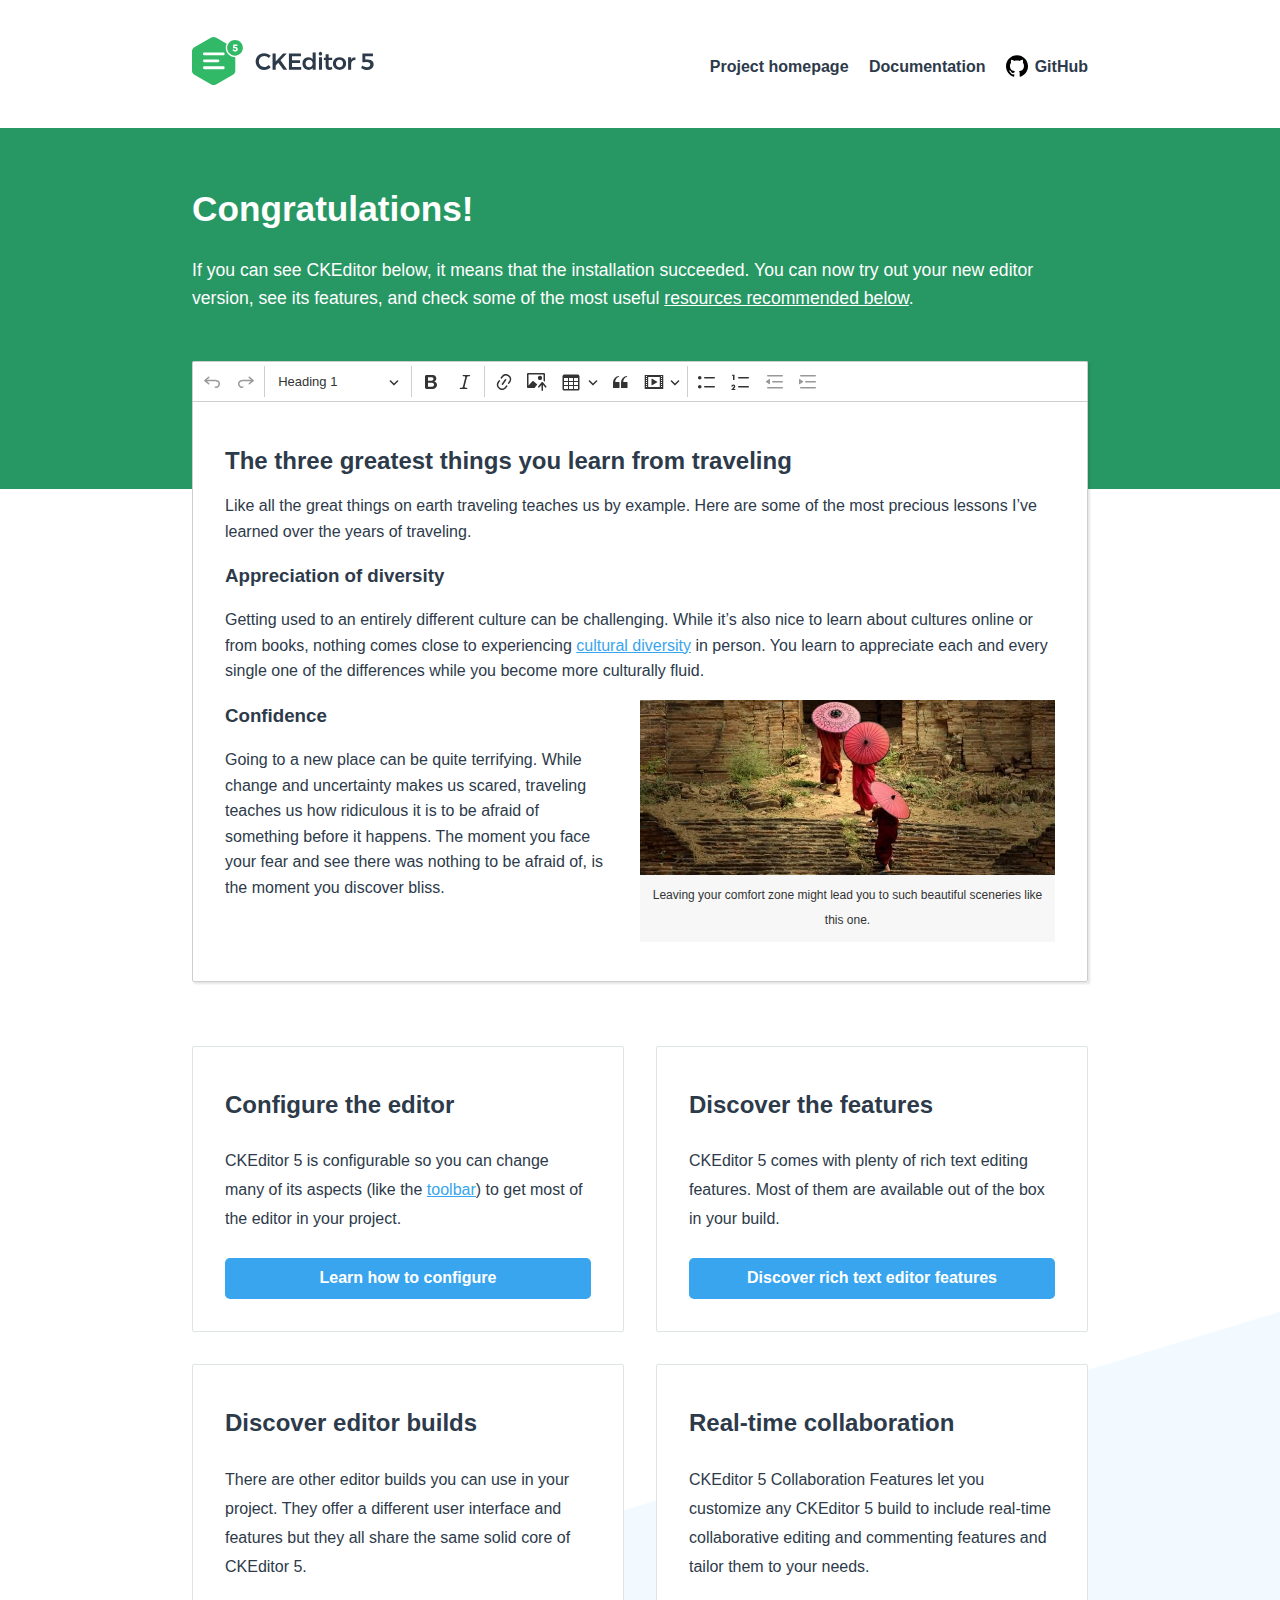
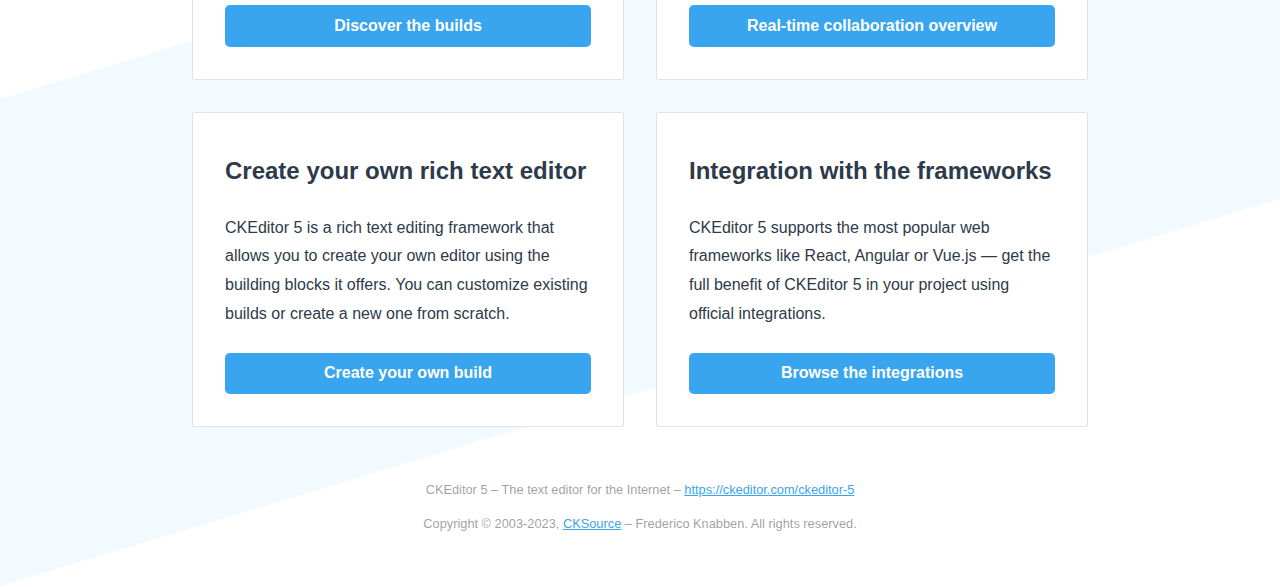
<file: src/main/resources/static/common/js/ckeditor5/index.html>
<!DOCTYPE html>
<!--
Copyright (c) 2003-2023, CKSource Holding sp. z o.o. All rights reserved.
For licensing, see LICENSE.md or https://ckeditor.com/legal/ckeditor-oss-license
-->
<html lang="en">
<head>
	<meta charset="utf-8">
	<meta name="viewport" content="width=device-width, initial-scale=1.0, maximum-scale=1.0" />
	<link type="text/css" href="sample/css/sample.css" rel="stylesheet" media="screen" />
	<title>CKEditor 5 – classic editor build sample</title>
</head>
<body>

<header>
	<div class="centered">
		<h1><a href="https://ckeditor.com/ckeditor-5"><img src="sample/img/logo.svg" alt="WYSIWYG editor - CKEditor 5" /></a></h1>

		<input type="checkbox" id="menu-toggle" />
		<label for="menu-toggle"></label>
		  
		<nav>
			<ul>
				<li><a href="https://ckeditor.com/ckeditor-5">Project homepage</a></li>
				<li><a href="https://ckeditor.com/docs/">Documentation</a></li>
				<li><a href="https://github.com/ckeditor/ckeditor5">GitHub</a></li>
			</ul>
		</nav>
	</div>
</header>

<main>
	<div class="message">
		<div class="centered">
			<h1>Congratulations!</h1>

			<p>If you can see CKEditor below, it means that the installation succeeded. You can now try out your new editor version, see its features,
			and check some of the most useful <a href="#references">resources recommended below</a>.</p>
		</div>
	</div>
	<div class="centered">
		<div id="editor">
			<h2>The three greatest things you learn from traveling</h2>

			<p>Like all the great things on earth traveling teaches us by example. Here are some of the most precious lessons I’ve learned over the years of traveling.</p>

			<h3>Appreciation of diversity</h3>

			<p>Getting used to an entirely different culture can be challenging. While it’s also nice to learn about cultures online or from books, nothing comes close to experiencing <a href="https://en.wikipedia.org/wiki/Cultural_diversity">cultural diversity</a> in person. You learn to appreciate each and every single one of the differences while you become more culturally fluid.</p>

			<figure class="image image-style-side"><img src="sample/img/umbrellas.jpg" alt="Three Monks walking on ancient temple.">
				<figcaption>Leaving your comfort zone might lead you to such beautiful sceneries like this one.</figcaption>
			</figure>

			<h3>Confidence</h3>

			<p>Going to a new place can be quite terrifying. While change and uncertainty makes us scared, traveling teaches us how ridiculous it is to be afraid of something before it happens. The moment you face your fear and see there was nothing to be afraid of, is the moment you discover bliss.</p>
		</div>

		<div id="references">
			<section>
				<h2>Configure the editor</h2>
				<p>CKEditor 5 is configurable so you can change many of its aspects (like the <a href="https://ckeditor.com/docs/ckeditor5/latest/builds/guides/integration/configuration.html#toolbar-setup">toolbar</a>) to get most of the editor in your project.</p>
				<p><a href="https://ckeditor.com/docs/ckeditor5/latest/builds/guides/integration/configuration.html">Learn how to configure</a></p>
			</section>

			<section>
				<h2>Discover the features</h2>
				<p>CKEditor 5 comes with plenty of rich text editing features. Most of them are available out of the box in your build.</p>
				<p><a href="https://ckeditor.com/docs/ckeditor5/latest/features/index.html">Discover rich text editor features</a></p>				</section>

			<section>
				<h2>Discover editor builds</h2>
				<p>There are other editor builds you can use in your project. They offer a different user interface and features but they all share the same solid core of CKEditor 5.</p>
				<p><a href="https://ckeditor.com/docs/ckeditor5/latest/builds/guides/overview.html">Discover the builds</a></p>
			</section>

			<section>
				<h2>Real-time collaboration</h2>
				<p>CKEditor 5 Collaboration Features let you customize any CKEditor 5 build to include real-time collaborative editing and commenting features and tailor them to your needs.</p>
				<p><a href="https://ckeditor.com/docs/ckeditor5/latest/features/collaboration/collaboration.html">Real-time collaboration overview</a></p>
			</section>

			<section>
				<h2>Create your own rich text editor</h2>
				<p>CKEditor 5 is a rich text editing framework that allows you to create your own editor using the building blocks it offers. You can customize existing builds or create a new one from scratch.</p>
				<p><a href="https://ckeditor.com/docs/ckeditor5/latest/builds/guides/development/custom-builds.html">Create your own build</a></p>
			</section>

			<section>
				<h2>Integration with the frameworks</h2>
				<p>CKEditor 5 supports the most popular web frameworks like React, Angular or Vue.js &mdash; get the full benefit of CKEditor 5 in your project using official integrations.</p>
				<p><a href="https://ckeditor.com/docs/ckeditor5/latest/builds/guides/integration/frameworks/overview.html">Browse the integrations</a></p>
			</section>	
		</div>
	</div>
</main>

<footer>
	<div>
		<p>CKEditor 5 – The text editor for the Internet – <a href="https://ckeditor.com/ckeditor-5">https://ckeditor.com/ckeditor-5</a></p>
		<p>Copyright © 2003-2023, <a href="https://cksource.com/">CKSource</a> – Frederico Knabben. All rights reserved.</p>
	</div>
</footer>

<script src="ckeditor.js"></script>

<script>
	ClassicEditor
		.create( document.querySelector( '#editor' ), {
			// toolbar: [ 'heading', '|', 'bold', 'italic', 'link' ]
		} )
		.then( editor => {
			window.editor = editor;
		} )
		.catch( err => {
			console.error( err.stack );
		} );
</script>

</body>
</html>
</file>
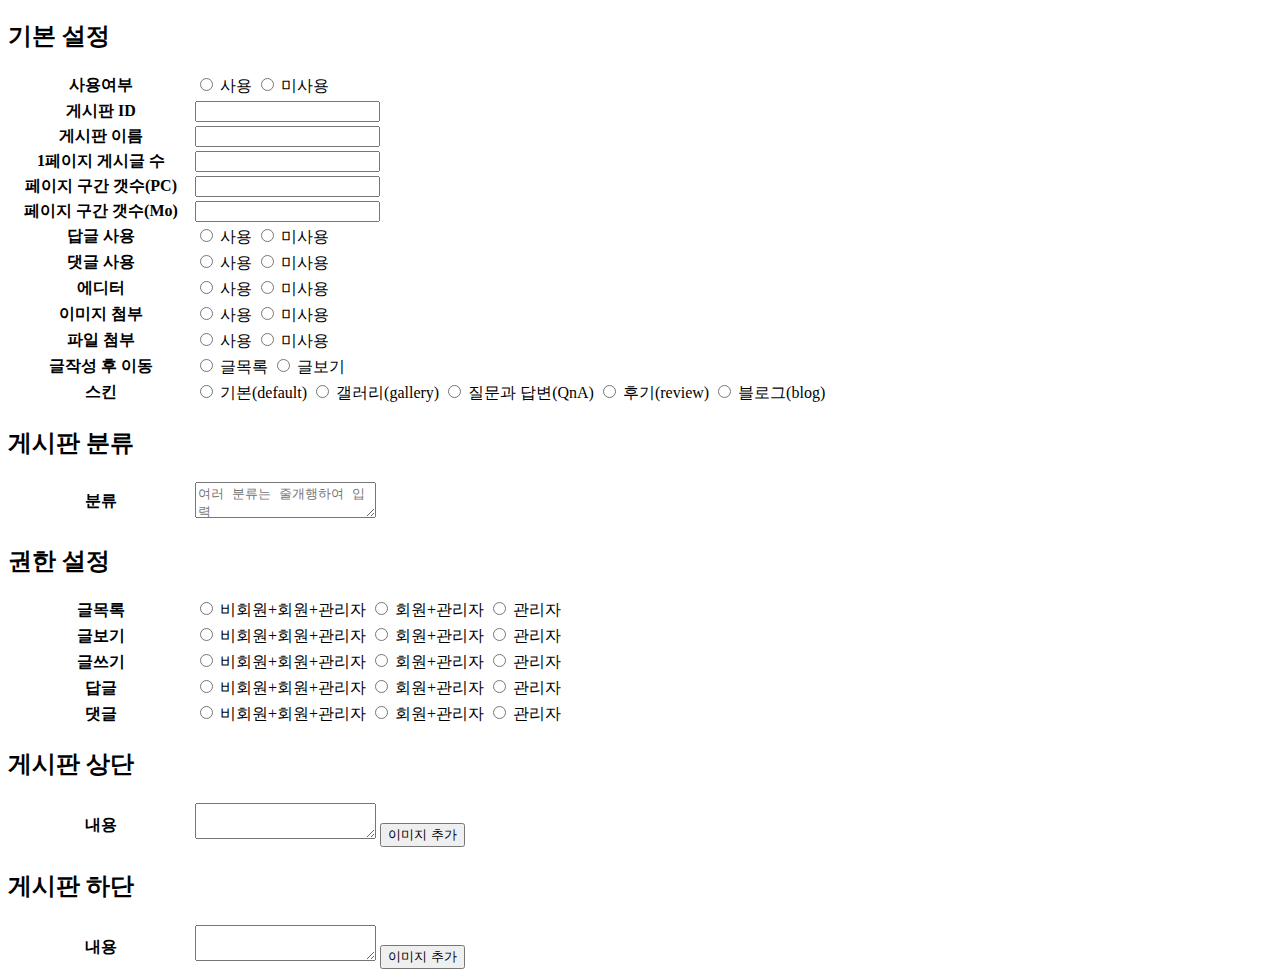
<file: src/main/resources/templates/admin/board/_form.html>
<!DOCTYPE html>
<html xmlns:th="http://www.thymeleaf.org">
<th:block th:fragment="form" th:object="${requestBoardConfig}">
    <div class="error global" th:each="err : ${#fields.globalErrors()}" th:text="${err}"></div>

    <input type="hidden" name="gid" th:field="*{gid}">

    <h2>기본 설정</h2>
    <table class="table_cols mb30">
        <tr>
            <th width="180">사용여부</th>
            <td>
                <input type="radio" name="active" value="true" id="active_true" th:field="*{active}">
                <label for="active_true">사용</label>

                <input type="radio" name="active" value="false" id="active_false" th:field="*{active}">
                <label for="active_false">미사용</label>
            </td>
        </tr>
        <tr>
            <th>게시판 ID</th>
            <td th:if="*{mode != 'edit'}">
                <input type="text" name="bid" th:field="*{bid}">

                <div class="error" th:each="err : ${#fields.errors('bid')}" th:text="${err}"></div>
            </td>
            <td th:if="*{mode == 'edit'}"> <!-- 수정 -->
                <input type="hidden" name="bid" th:field="*{bid}">
                <th:block th:text="*{bid}"></th:block>
            </td>
        </tr>
        <tr>
            <th>게시판 이름</th>
            <td>
                <input type="text" name="bName" th:field="*{bName}">

                <div class="error" th:each="err : ${#fields.errors('bName')}" th:text="${err}"></div>
            </td>
        </tr>
        <tr>
            <th>1페이지 게시글 수</th>
            <td>
                <input type="number" name="rowsPerPage" min="1" th:field="*{rowsPerPage}">
            </td>
        </tr>
        <tr>
            <th>페이지 구간 갯수(PC)</th>
            <td>
                <input type="number" name="pageCountPc" min="1" th:field="*{pageCountPc}">
            </td>
        </tr>
        <tr>
            <th>페이지 구간 갯수(Mo)</th>
            <td>
                <input type="number" name="pageCountMobile" min="1" th:field="*{pageCountMobile}">
            </td>
        </tr>
        <tr>
            <th>답글 사용</th>
            <td>
                <input type="radio" name="useReply" value="true" id="useReply_true" th:field="*{useReply}">
                <label for="useReply_true">사용</label>

                <input type="radio" name="useReply" value="false" id="useReply_false" th:field="*{useReply}">
                <label for="useReply_false">미사용</label>
            </td>
        </tr>
        <tr>
            <th>댓글 사용</th>
            <td>
                <input type="radio" name="useComment" value="true" id="useComment_true" th:field="*{useComment}">
                <label for="useComment_true">사용</label>

                <input type="radio" name="useComment" value="false" id="useComment_false" th:field="*{useComment}">
                <label for="useComment_false">미사용</label>
            </td>
        </tr>

        <tr>
            <th>에디터</th>
            <td>
                <input type="radio" name="useEditor" value="true" id="useEditor_true" th:field="*{useEditor}">
                <label for="useEditor_true">사용</label>

                <input type="radio" name="useEditor" value="false" id="useEditor_false" th:field="*{useEditor}">
                <label for="useEditor_false">미사용</label>
            </td>
        </tr>

        <tr>
            <th>이미지 첨부</th>
            <td>
                <input type="radio" name="useUploadImage" value="true" id="useUploadImage_true" th:field="*{useUploadImage}">
                <label for="useUploadImage_true">사용</label>

                <input type="radio" name="useUploadImage" value="false" id="useUploadImage_false" th:field="*{useUploadImage}">
                <label for="useUploadImage_false">미사용</label>
            </td>
        </tr>

        <tr>
            <th>파일 첨부</th>
            <td>
                <input type="radio" name="useUploadFile" value="true" id="useUploadFile_true" th:field="*{useUploadFile}">
                <label for="useUploadFile_true">사용</label>

                <input type="radio" name="useUploadFile" value="false" id="useUploadFile_false" th:field="*{useUploadFile}">
                <label for="useUploadFile_false">미사용</label>
            </td>
        </tr>

        <tr>
            <th>글작성 후 이동</th>
            <td>
                <input type="radio" name="locationAfterWriting" value="list" id="locationAfterWriting_list" th:field="*{locationAfterWriting}">
                <label for="locationAfterWriting_list">글목록</label>

                <input type="radio" name="locationAfterWriting" value="view" id="locationAfterWriting_view" th:field="*{locationAfterWriting}">
                <label for="locationAfterWriting_view">글보기</label>
            </td>
        </tr>

        <tr>
            <th>스킨</th>
            <td>
                <input type="radio" name="skin" value="default" id="skin_default" th:field="*{skin}">
                <label for="skin_default">기본(default)</label>

                <input type="radio" name="skin" value="gallery" id="skin_gallery" th:field="*{skin}">
                <label for="skin_gallery">갤러리(gallery)</label>

                <input type="radio" name="skin" value="qna" id="skin_qna" th:field="*{skin}">
                <label for="skin_qna">질문과 답변(QnA)</label>

                <input type="radio" name="skin" value="review" id="skin_review" th:field="*{skin}">
                <label for="skin_review">후기(review)</label>

                <input type="radio" name="skin" value="blog" id="skin_blog" th:field="*{skin}">
                <label for="skin_blog">블로그(blog)</label>
            </td>
        </tr>
    </table>

    <h2>게시판 분류</h2>
    <table class="table_cols mb30">
        <tr>
            <th width="180">분류</th>
            <td>
                <textarea name="category" placeholder="여러 분류는 줄개행하여 입력" th:field="*{category}"></textarea>
            </td>
        </tr>
    </table>

    <h2>권한 설정</h2>
    <table class="table_cols mb30">
        <tr>
            <th width="180">글목록</th>
            <td>
                <input type="radio" name="listAccessType" value="ALL" id="listAccessType_ALL" th:field="*{listAccessType}">
                <label for="listAccessType_ALL">비회원+회원+관리자</label>

                <input type="radio" name="listAccessType" value="MEMBER" id="listAccessType_MEMBER" th:field="*{listAccessType}">
                <label for="listAccessType_MEMBER">회원+관리자</label>

                <input type="radio" name="listAccessType" value="ADMIN" id="listAccessType_ADMIN" th:field="*{listAccessType}">
                <label for="listAccessType_ADMIN">관리자</label>
            </td>
        </tr>
        <tr>
            <th>글보기</th>
            <td>
                <input type="radio" name="viewAccessType" value="ALL" id="viewAccessType_ALL" th:field="*{viewAccessType}">
                <label for="viewAccessType_ALL">비회원+회원+관리자</label>

                <input type="radio" name="viewAccessType" value="MEMBER" id="viewAccessType_MEMBER" th:field="*{viewAccessType}">
                <label for="viewAccessType_MEMBER">회원+관리자</label>

                <input type="radio" name="viewAccessType" value="ADMIN" id="viewAccessType_ADMIN" th:field="*{viewAccessType}">
                <label for="viewAccessType_ADMIN">관리자</label>
            </td>
        </tr>
        <tr>
            <th>글쓰기</th>
            <td>
                <input type="radio" name="writeAccessType" value="ALL" id="writeAccessType_ALL" th:field="*{writeAccessType}">
                <label for="writeAccessType_ALL">비회원+회원+관리자</label>

                <input type="radio" name="writeAccessType" value="MEMBER" id="writeAccessType_MEMBER" th:field="*{writeAccessType}">
                <label for="writeAccessType_MEMBER">회원+관리자</label>

                <input type="radio" name="writeAccessType" value="ADMIN" id="writeAccessType_ADMIN" th:field="*{writeAccessType}">
                <label for="writeAccessType_ADMIN">관리자</label>
            </td>
        </tr>
        <tr>
            <th>답글</th>
            <td>
                <input type="radio" name="replyAccessType" value="ALL" id="replyAccessType_ALL" th:field="*{replyAccessType}">
                <label for="replyAccessType_ALL">비회원+회원+관리자</label>

                <input type="radio" name="replyAccessType" value="MEMBER" id="replyAccessType_MEMBER" th:field="*{replyAccessType}">
                <label for="replyAccessType_MEMBER">회원+관리자</label>

                <input type="radio" name="replyAccessType" value="ADMIN" id="replyAccessType_ADMIN" th:field="*{replyAccessType}">
                <label for="replyAccessType_ADMIN">관리자</label>
            </td>
        </tr>
        <tr>
            <th>댓글</th>
            <td>
                <input type="radio" name="commentAccessType" value="ALL" id="commentAccessType_ALL" th:field="*{commentAccessType}">
                <label for="commentAccessType_ALL">비회원+회원+관리자</label>

                <input type="radio" name="commentAccessType" value="MEMBER" id="commentAccessType_MEMBER" th:field="*{commentAccessType}">
                <label for="commentAccessType_MEMBER">회원+관리자</label>

                <input type="radio" name="commentAccessType" value="ADMIN" id="commentAccessType_ADMIN" th:field="*{commentAccessType}">
                <label for="commentAccessType_ADMIN">관리자</label>
            </td>
        </tr>
    </table>

    <h2>게시판 상단</h2>
    <table class="table_cols mb30">
        <tr>
            <th width="180">내용</th>
            <td>
                <textarea id="html_top" name="htmlTop" th:field="*{htmlTop}"></textarea>

                <button type="button" class="upload_files sbtn"
                        data-location="html_top" data-image-only="true"
                >
                    <i class="xi-image"></i>
                    이미지 추가
                </button>
                <div class="uploaded_files" id="uploaded_files_html_top"></div>
            </td>
        </tr>
    </table>

    <h2>게시판 하단</h2>
    <table class="table_cols">
        <tr>
            <th width="180">내용</th>
            <td>
                <textarea id="html_bottom" name="htmlBottom" th:field="*{htmlBottom}"></textarea>

                <button type="button" class="upload_files sbtn"
                        data-location="html_bottom" data-image-only="true"
                >
                    <i class="xi-image"></i>
                    이미지 추가
                </button>
                <div class="uploaded_files" id="uploaded_files_html_bottom"></div>
            </td>
        </tr>
    </table>

    <script th:replace="~{common/_file_tpl::editor_tpl}"></script>
</th:block>
</html>
</file>
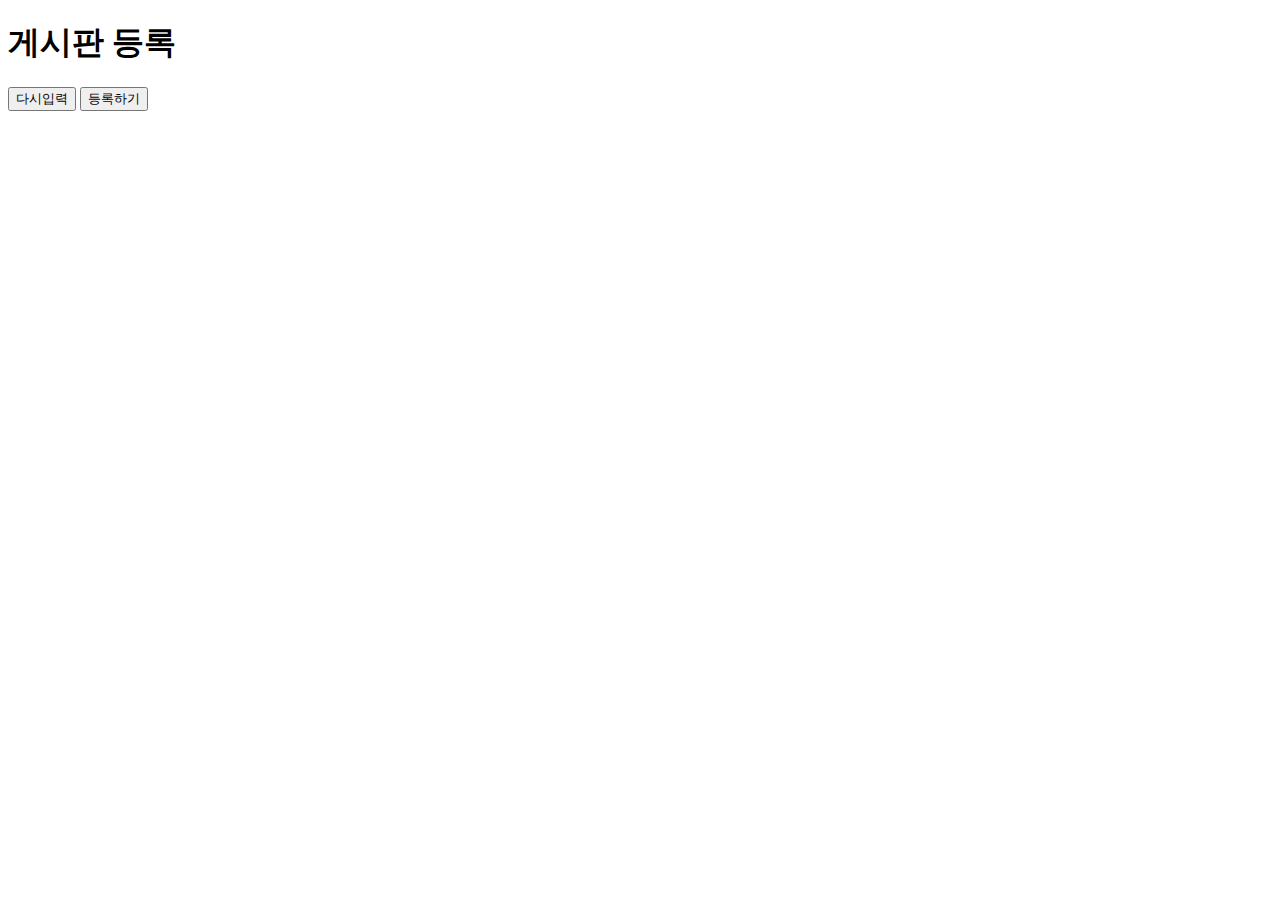
<file: src/main/resources/templates/admin/board/add.html>
<!DOCTYPE html>
<html xmlns:th="http://www.thymeleaf.org"
      xmlns:layout="http://www.ultraq.net.nz/thymeleaf/layout"
      layout:decorate="~{admin/layouts/main}">
<section layout:fragment="content">
    <h1>게시판 등록</h1>
    <form name="frmSave" method="post" th:action="@{/admin/board/save}" autocomplete="off">
        <input type="hidden" name="mode" value="add">

        <th:block th:replace="~{admin/board/_form::form}"></th:block>

        <div class="submit_btns">
            <button type="reset" class="btn">다시입력</button>
            <button type="submit" class="btn">등록하기</button>
        </div>
    </form>
</section>
</html>
</file>
<file: src/main/resources/static/common/js/ckeditor5/sample/css/sample.css>
/**
 * @license Copyright (c) 2003-2023, CKSource Holding sp. z o.o. All rights reserved.
 * For licensing, see LICENSE.md or https://ckeditor.com/legal/ckeditor-oss-license
 */

:root {
	--ck-sample-base-spacing: 2em;
	--ck-sample-color-white: #fff;
	--ck-sample-color-green: #279863;
}

body, html {
	padding: 0;
	margin: 0;

	font-family: sans-serif, Arial, Verdana, "Trebuchet MS", "Apple Color Emoji", "Segoe UI Emoji", "Segoe UI Symbol";
	font-size: 16px;
	line-height: 22px;
}

body {
	height: 100%;
	color: #2D3A4A;
	background-image: url(../img/bg.png);
	background-repeat: no-repeat;
	background-position: 50% 100%;
	background-size: 100% auto;
}

body * {
	box-sizing: border-box;
}

a {
	color: #38A5EE;
}

abbr {
	border-bottom: 1px dotted #333;
	text-decoration: none;
}

.centered {
	max-width: 960px;
	margin: 0 auto;
	padding: 0 var(--ck-sample-base-spacing);
}

/* --------- HEADER ---------------------------------------------------------------------------- */

header .centered {
	display: flex;
	flex-flow: row nowrap;
	justify-content: space-between;
	align-items: center;
	min-height: 8em;
}

header h1 {
	margin: 0;
	font-size: 1em;
	display: inline-block;
}

header h1 a {
	display: inline-block;
	line-height: 0;
}

header h1 img {
	height: 3em;
}

header nav ul {
	margin: 0;
	padding: 0;
	list-style-type: none;
}

header nav ul li {
	display: inline-block;
}

header nav ul li + li {
	margin-left: 1em;
}

header nav ul li a {
	font-weight: bold;
	text-decoration: none;
	color: #2D3A4A;
}

header nav ul li a:hover {
	text-decoration: underline;
}

header nav ul li:last-child a::before {
	content: url(../img/github.svg);
	width: 1.4em;
	height: 1.4em;
	display: inline-block;
	margin-right: .4em;
	position: relative;
	top: .3em;
}

header input {
	display: none;
}

header label {
	display: none;
}

/* --------- MAIN ------------------------------------------------------------------------------- */

main .message {
	padding: 0 0 var(--ck-sample-base-spacing);
	background: var(--ck-sample-color-green);
	color: var(--ck-sample-color-white);
}

main .message::after {
	content: "";
	z-index: -1;
	display: block;
	height: 10em;
	width: 100%;
	background: var(--ck-sample-color-green);
	position: absolute;
	left: 0;
}

main .message h1 {
	padding-top: var(--ck-sample-base-spacing);
	margin: 0 0 1em;
	font-size: 2.2em;
}

main .message p {
	font-size: 1.1em;
	line-height: 1.6em;
}

main .message p a {
	color: var(--ck-sample-color-white);
}

main #editor {
	background: var(--ck-sample-color-white);
	box-shadow: 2px 2px 2px rgba(0,0,0,.1);
	border: 1px solid #DFE4E6;			
	border-bottom-color: #cdd0d2;
	border-right-color: #cdd0d2;
}

main .ck.ck-editor {
	box-shadow: 2px 2px 2px rgba(0,0,0,.1);
}

main .ck.ck-content {
	font-size: 1em;
	line-height: 1.6em;
	margin-bottom: 0.8em;
	min-height: 200px;
	padding: 1.5em 2em;
}

main #references {
	margin: 4em 0 var(--ck-sample-base-spacing);
	display: grid;
	grid-template-columns: repeat( auto-fit, minmax(320px, 1fr) );
	grid-gap: var(--ck-sample-base-spacing);
}

main #references > section {
	background: var(--ck-sample-color-white);
	border-radius: 2px;
	border: 1px solid #DFE4E6;			
	padding: var(--ck-sample-base-spacing);
	line-height: 1.8em;

	display: flex;
	flex-flow: column nowrap;
	justify-content: space-between;
}

main #references > section h2 {
	margin: .5em 0;
}

main #references > section p:first-of-type {
	flex: 1 0 auto;
}

main #references > section p:last-child {
	margin: calc(.25*var(--ck-sample-base-spacing)) 0 0;
}

main #references > section p:last-child a {
	background: #38A5EE;
	border-radius: 5px;
	padding: .4em 1em;
	color: var(--ck-sample-color-white);
	text-decoration: none;
	font-weight: bold;
	display: block;
	text-align: center;
}

main #references > section p:last-child a:hover {
	background: #218cd4;
}

/* --------- MAIN / DOCUMENT EDITOR --------------------------------------------------------------- */

main .document-editor {
	border: 1px solid #DFE4E6;
	border-bottom-color: #cdd0d2;
	border-right-color: #cdd0d2;
	border-radius: 2px;
	max-height: 700px;
	display: flex;
	flex-flow: column nowrap;
	box-shadow: 2px 2px 2px rgba(0,0,0,.1);
}

main .toolbar-container {
	z-index: 1;
	position: relative;
	box-shadow: 2px 2px 1px rgba(0,0,0,.05);
}

main .toolbar-container .ck.ck-toolbar {
	border-top-width: 0;
	border-left-width: 0;
	border-right-width: 0;
	border-radius: 0;
}

main .content-container {
	padding: var(--ck-sample-base-spacing);
	background: #eee;
	overflow-y: scroll;
}

main .content-container #editor {
	border-top-left-radius: 0;
	border-top-right-radius: 0;

	width: 15.8cm;
	min-height: 21cm;
	padding: 1cm 1cm 2cm;
	margin: 0 auto;
	box-shadow: 2px 2px 1px rgba(0,0,0,.05);
}

/* --------- FOOTER ------------------------------------------------------------------------------- */

footer {
	margin: calc(2*var(--ck-sample-base-spacing)) var(--ck-sample-base-spacing);
	font-size: .8em;
	text-align: center;
	color: rgba(0,0,0,.4);
}

/* --------- RWD ------------------------------------------------------------------------------- */

@media (max-width: 900px) {
	header .centered {
		padding-top: var(--ck-sample-base-spacing);
		padding-bottom: var(--ck-sample-base-spacing);
		flex-flow: column nowrap;
		align-items: stretch;
		min-height: unset;
	}

	header h1 {
		text-align: center;
		margin-bottom: var(--ck-sample-base-spacing);
	}

	header nav ul {
		text-align: center;
	}
}

@media (max-width: 600px) {
	header .centered {
		padding-left: 0;
		padding-right: 0;
	}

	header nav {
		position: absolute;
		top: 0;
		left: 0;
		right: 0;		
		background: #fff;
		padding: 1em 0;
		transition: all .4s ease-out;
		transform: translateY(-100%);
		overflow: hidden;
	}

	header h1 {
		margin: 0;
	}

	header nav ul li {
		display: block;
		line-height: 3em;
		margin-bottom: 1px;
	}

	header nav ul li a {
		display: block;
	}

	header nav ul li a:hover {
		background: #eee;
	}

	header nav ul li + li {
		margin-left: 0;
	}

	header label {
		display: block;
		color: #fff;
		width: 40px;
		height: 40px;
		position: absolute;
		top: 10px;
		left: 10px;
		z-index: 1;
		transition: transform .2s ease-out;
		transform: rotate(0deg);
		background: url([data-uri]) center center no-repeat;
	}

	header input:checked ~ nav {
		transform: translateY(0%);
		box-shadow: 0 3px 3px rgba(0,0,0,.1);		
	}

	header input:checked ~ label {
		background-image: url([data-uri]);
		transform: rotate(180deg);
	}

	main #references {
		grid-template-columns: repeat( auto-fit, minmax(240px, 1fr) );
	}
}
</file>
